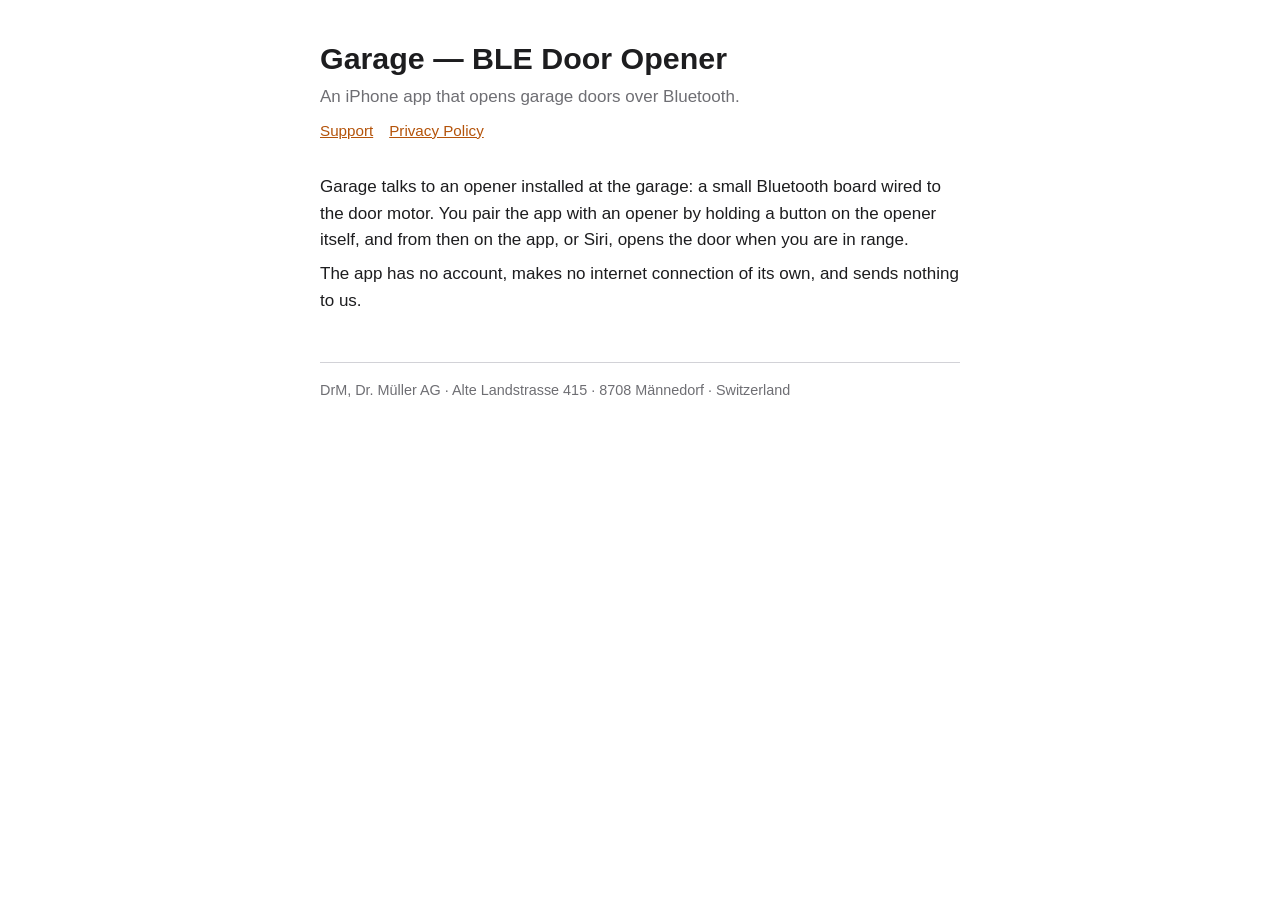
<file: index.html>
<!doctype html>
<html lang="en">
<head>
<meta charset="utf-8">
<meta name="viewport" content="width=device-width, initial-scale=1">
<title>Garage — BLE Door Opener</title>
<link rel="stylesheet" href="style.css">
</head>
<body><main>
<h1>Garage — BLE Door Opener</h1>
<p class="muted">An iPhone app that opens garage doors over Bluetooth.</p>
<nav><a href="support.html">Support</a><a href="privacy.html">Privacy Policy</a></nav>
<p>Garage talks to an opener installed at the garage: a small Bluetooth board wired to the door motor. You pair
the app with an opener by holding a button on the opener itself, and from then on the app, or Siri, opens the door
when you are in range.</p>
<p>The app has no account, makes no internet connection of its own, and sends nothing to us.</p>
<footer><address>DrM, Dr. Müller AG · Alte Landstrasse 415 · 8708 Männedorf · Switzerland</address></footer>
</main></body>
</html>
</file>
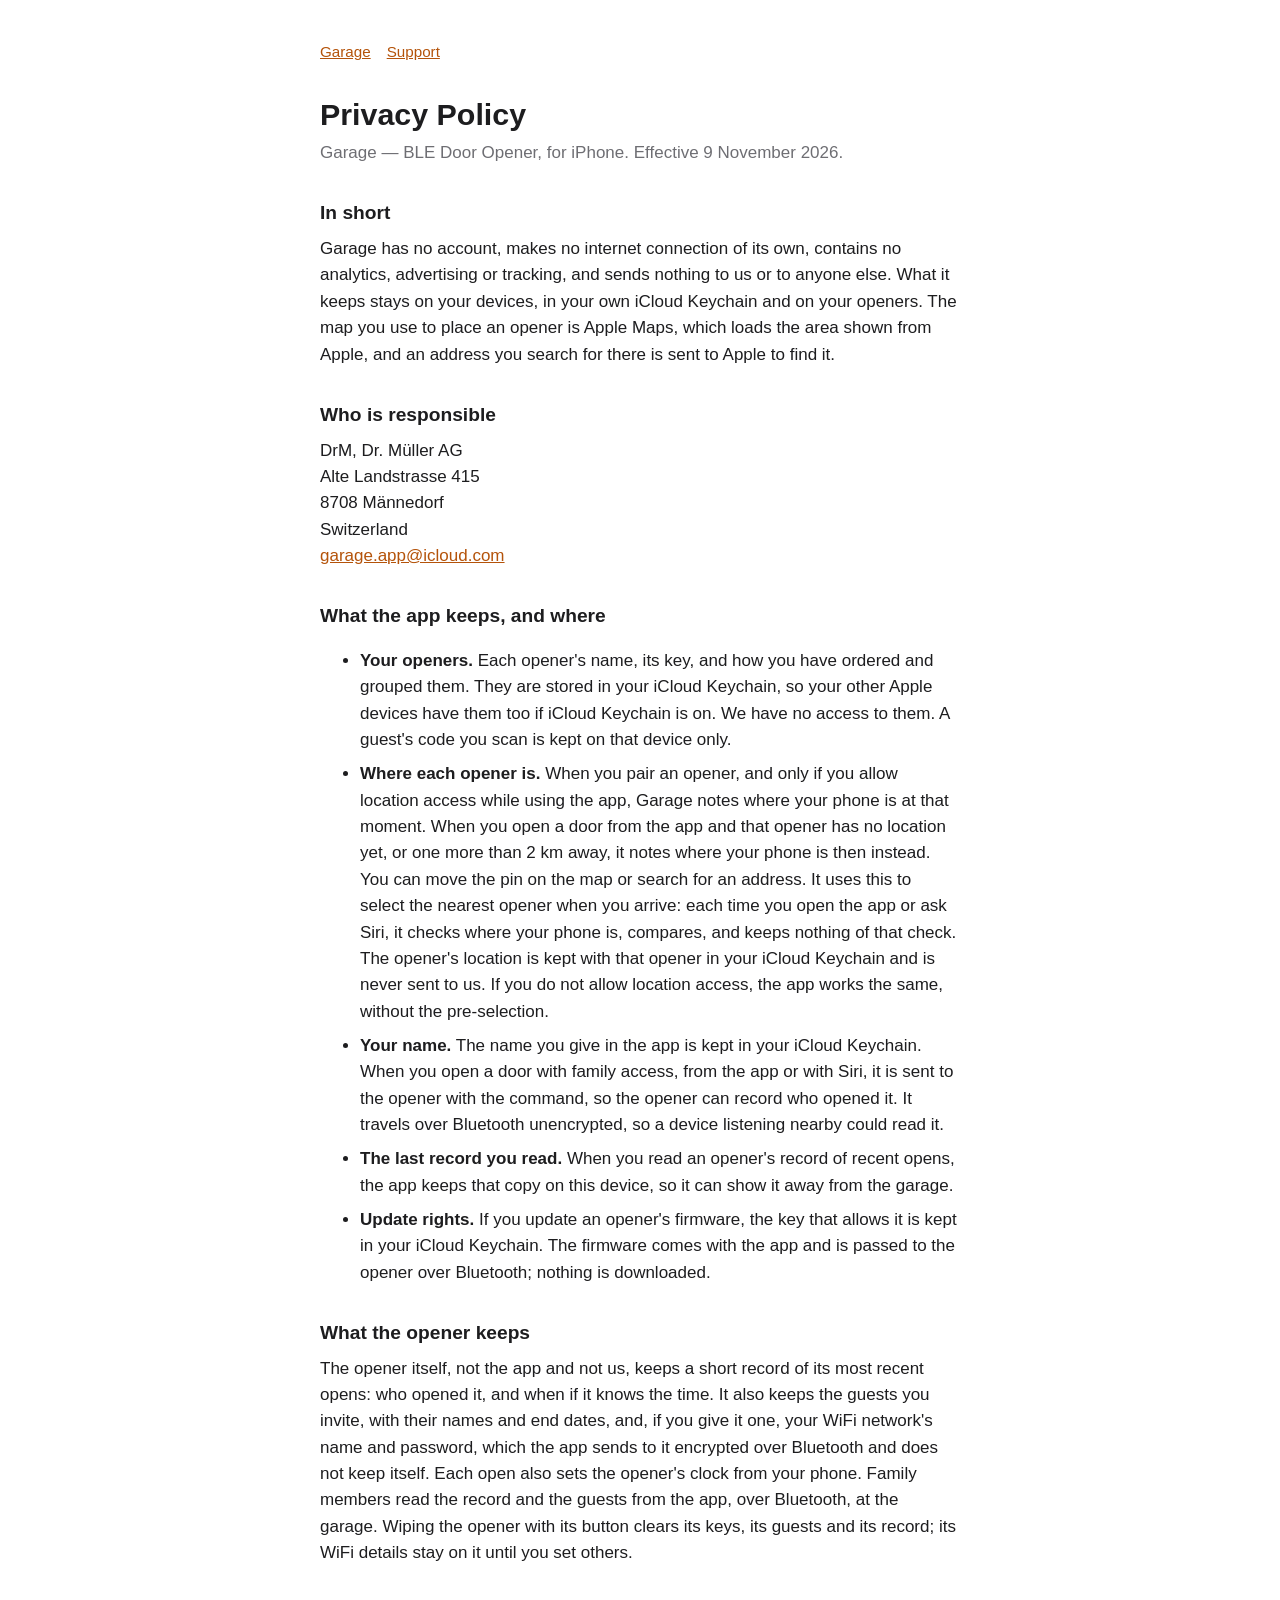
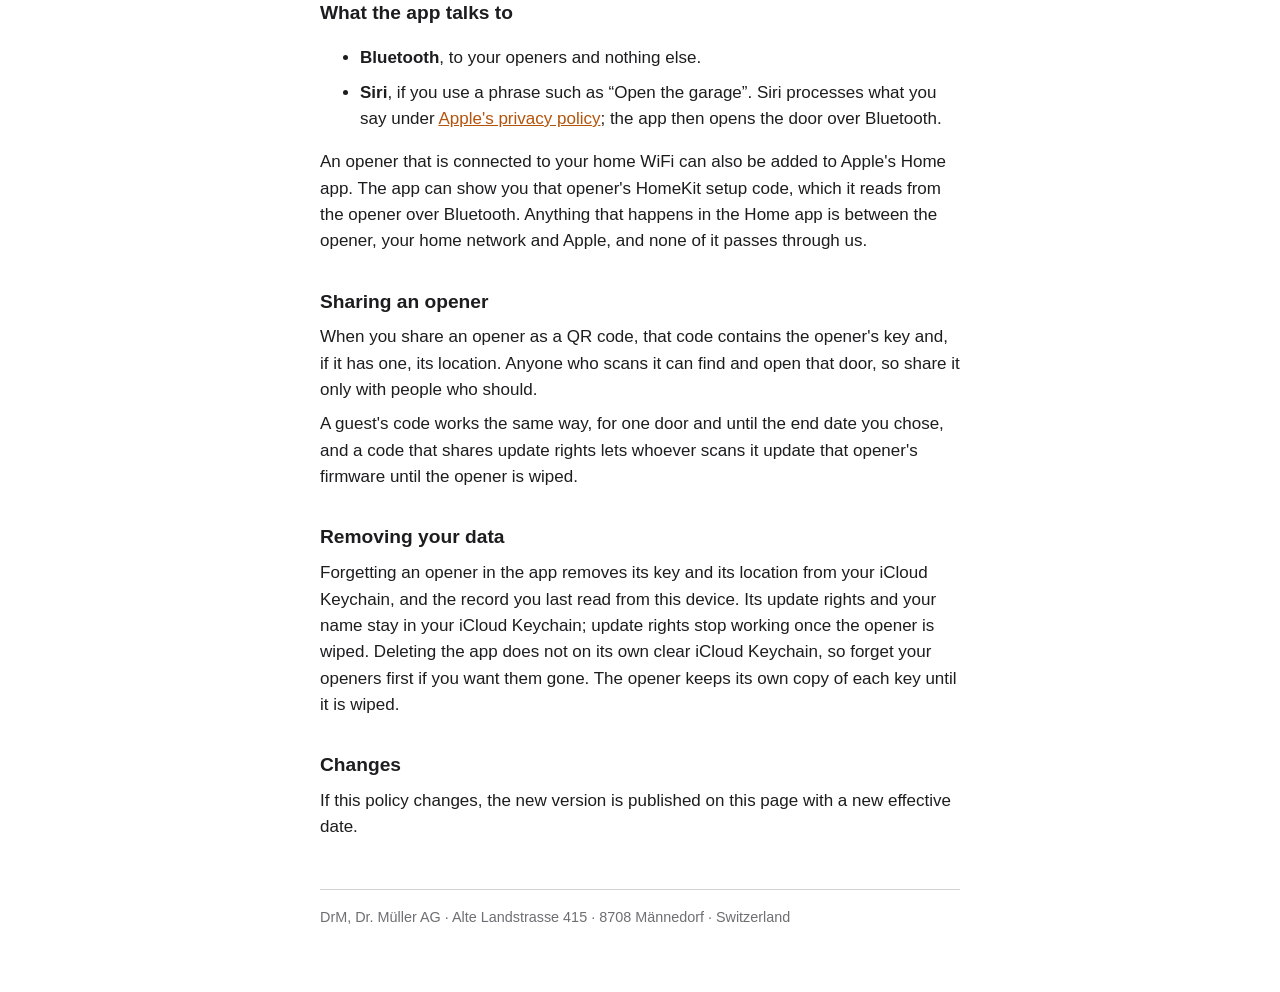
<file: privacy.html>
<!doctype html>
<html lang="en">
<head>
<meta charset="utf-8">
<meta name="viewport" content="width=device-width, initial-scale=1">
<title>Privacy Policy — Garage</title>
<link rel="stylesheet" href="style.css">
</head>
<body><main>
<nav><a href="index.html">Garage</a><a href="support.html">Support</a></nav>
<h1>Privacy Policy</h1>
<p class="muted">Garage — BLE Door Opener, for iPhone. Effective 9 November 2026.</p>

<h2>In short</h2>
<p>Garage has no account, makes no internet connection of its own, contains no analytics, advertising or tracking,
and sends nothing to us or to anyone else. What it keeps stays on your devices, in your own iCloud Keychain and on your
openers. The map you use to place an opener is Apple Maps, which loads the area shown from Apple, and an address you search
for there is sent to Apple to find it.</p>

<h2>Who is responsible</h2>
<address>DrM, Dr. Müller AG<br>Alte Landstrasse 415<br>8708 Männedorf<br>Switzerland<br>
<a href="mailto:garage.app@icloud.com">garage.app@icloud.com</a></address>

<h2>What the app keeps, and where</h2>
<ul>
<li><strong>Your openers.</strong> Each opener's name, its key, and how you have ordered and grouped them. They are
stored in your iCloud Keychain, so your other Apple devices have them too if iCloud Keychain is on. We have no access
to them. A guest's code you scan is kept on that device only.</li>
<li><strong>Where each opener is.</strong> When you pair an opener, and only if you allow location access while using
the app, Garage notes where your phone is at that moment. When you open a door from the app and that opener has no
location yet, or one more than 2 km away, it notes where your phone is then instead. You can move the pin on the map
or search for an address. It uses this to select the nearest opener when you arrive:
each time you open the app or ask Siri, it checks where your phone is, compares, and keeps nothing of that check.
The opener's location is kept with that opener in your iCloud Keychain and is never sent to us. If you do not allow location
access, the app works the same, without the pre-selection.</li>
<li><strong>Your name.</strong> The name you give in the app is kept in your iCloud Keychain. When you open a door
with family access, from the app or with Siri, it is sent to the opener with the command, so the opener can record
who opened it. It travels over Bluetooth unencrypted, so a device listening nearby could read it.</li>
<li><strong>The last record you read.</strong> When you read an opener's record of recent opens, the app keeps that
copy on this device, so it can show it away from the garage.</li>
<li><strong>Update rights.</strong> If you update an opener's firmware, the key that allows it is kept in your iCloud
Keychain. The firmware comes with the app and is passed to the opener over Bluetooth; nothing is downloaded.</li>
</ul>

<h2>What the opener keeps</h2>
<p>The opener itself, not the app and not us, keeps a short record of its most recent opens: who opened it, and when
if it knows the time. It also keeps the guests you invite, with their names and end dates, and, if you give it one,
your WiFi network's name and password, which the app sends to it encrypted over Bluetooth and does not keep
itself. Each open also sets the opener's clock from your phone. Family members read the
record and the guests from the app, over Bluetooth, at the garage. Wiping the opener with its button clears its keys, its
guests and its record; its WiFi details stay on it until you set others.</p>

<h2>What the app talks to</h2>
<ul>
<li><strong>Bluetooth</strong>, to your openers and nothing else.</li>
<li><strong>Siri</strong>, if you use a phrase such as “Open the garage”. Siri processes what you say under
<a href="https://www.apple.com/legal/privacy/">Apple's privacy policy</a>; the app then opens the door over Bluetooth.</li>
</ul>
<p>An opener that is connected to your home WiFi can also be added to Apple's Home app. The app can show you that
opener's HomeKit setup code, which it reads from the opener over Bluetooth. Anything that happens in the Home app
is between the opener, your home network and Apple, and none of it passes through us.</p>

<h2>Sharing an opener</h2>
<p>When you share an opener as a QR code, that code contains the opener's key and, if it has one, its location. Anyone
who scans it can find and open that door, so share it only with people who should.</p>

<p>A guest's code works the same way, for one door and until the end date you chose, and a code that shares update
rights lets whoever scans it update that opener's firmware until the opener is wiped.</p>

<h2>Removing your data</h2>
<p>Forgetting an opener in the app removes its key and its location from your iCloud Keychain, and the record you
last read from this device. Its update rights and your name stay in your iCloud Keychain; update rights stop working
once the opener is wiped. Deleting the app does not on its own clear iCloud Keychain, so forget your openers first if
you want them gone. The opener keeps its own copy of each key until it is wiped.</p>

<h2>Changes</h2>
<p>If this policy changes, the new version is published on this page with a new effective date.</p>

<footer><address>DrM, Dr. Müller AG · Alte Landstrasse 415 · 8708 Männedorf · Switzerland</address></footer>
</main></body>
</html>
</file>
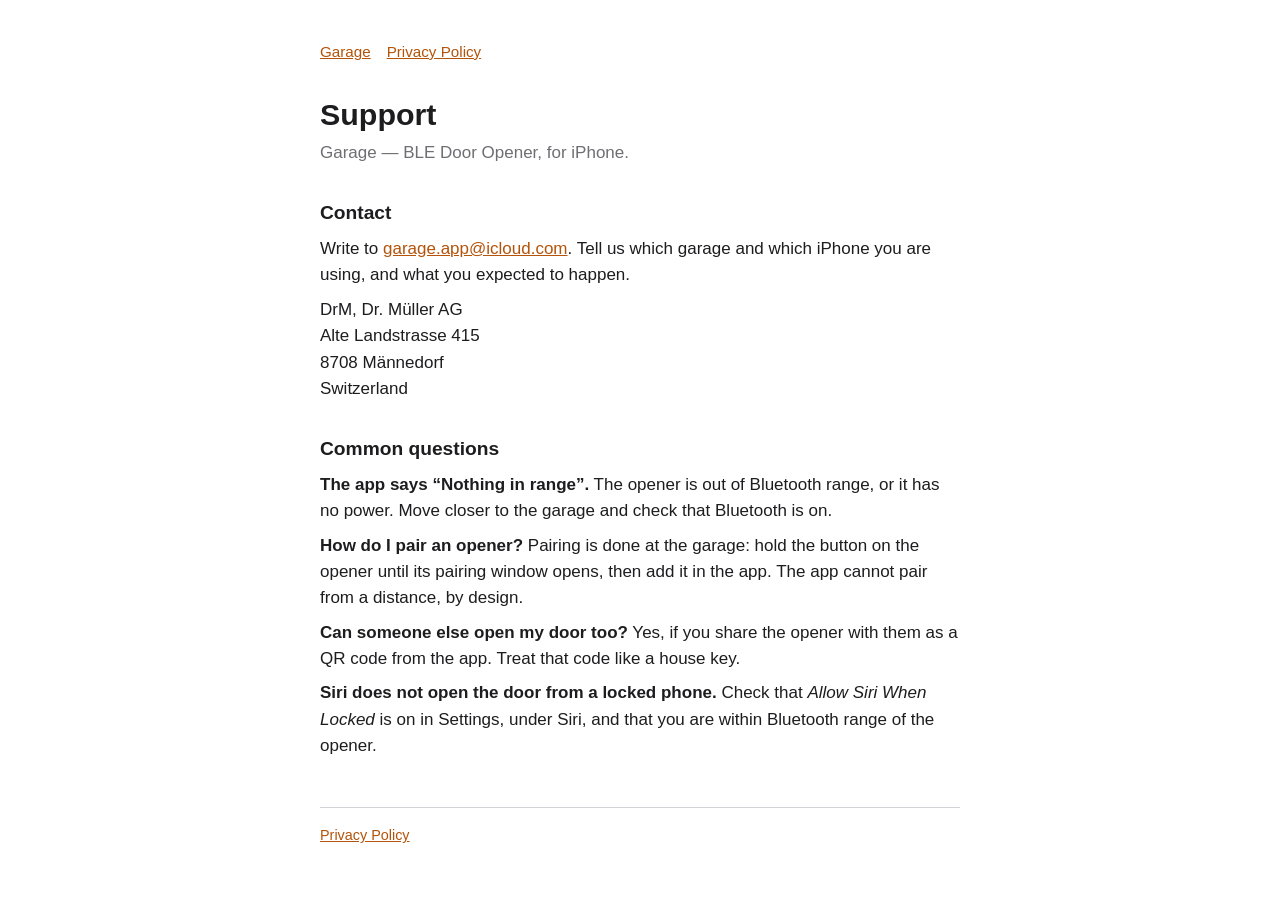
<file: support.html>
<!doctype html>
<html lang="en">
<head>
<meta charset="utf-8">
<meta name="viewport" content="width=device-width, initial-scale=1">
<title>Support — Garage</title>
<link rel="stylesheet" href="style.css">
</head>
<body><main>
<nav><a href="index.html">Garage</a><a href="privacy.html">Privacy Policy</a></nav>
<h1>Support</h1>
<p class="muted">Garage — BLE Door Opener, for iPhone.</p>

<h2>Contact</h2>
<p>Write to <a href="mailto:garage.app@icloud.com">garage.app@icloud.com</a>. Tell us which garage and which iPhone you are
using, and what you expected to happen.</p>
<address>DrM, Dr. Müller AG<br>Alte Landstrasse 415<br>8708 Männedorf<br>Switzerland</address>

<h2>Common questions</h2>
<p><strong>The app says “Nothing in range”.</strong> The opener is out of Bluetooth range, or it has no power. Move
closer to the garage and check that Bluetooth is on.</p>
<p><strong>How do I pair an opener?</strong> Pairing is done at the garage: hold the button on the opener until its
pairing window opens, then add it in the app. The app cannot pair from a distance, by design.</p>
<p><strong>Can someone else open my door too?</strong> Yes, if you share the opener with them as a QR code from the
app. Treat that code like a house key.</p>
<p><strong>Siri does not open the door from a locked phone.</strong> Check that <em>Allow Siri When Locked</em> is on in
Settings, under Siri, and that you are within Bluetooth range of the opener.</p>

<footer><a href="privacy.html">Privacy Policy</a></footer>
</main></body>
</html>
</file>
<file: style.css>
:root { --bg:#ffffff; --fg:#1d1d1f; --muted:#6e6e73; --rule:#d2d2d7; --link:#b4530a; }
@media (prefers-color-scheme: dark) { :root { --bg:#1c1c1e; --fg:#f5f5f7; --muted:#a1a1a6; --rule:#3a3a3c; --link:#ff9f4a; } }
* { box-sizing: border-box; }
body { margin:0; background:var(--bg); color:var(--fg);
  font: 17px/1.55 -apple-system, BlinkMacSystemFont, "Helvetica Neue", Arial, sans-serif; }
main { max-width: 42rem; margin: 0 auto; padding: 2.5rem 1rem 4rem; }
h1 { font-size: 1.9rem; line-height:1.2; margin: 0 0 .25rem; }
h2 { font-size: 1.2rem; margin: 2rem 0 .5rem; }
p, li { margin: .5rem 0; }
.muted { color: var(--muted); }
a { color: var(--link); }
nav { margin-bottom: 2rem; font-size: .95rem; }
nav a { margin-right: 1rem; }
address { font-style: normal; }
footer { margin-top: 3rem; padding-top: 1rem; border-top: 1px solid var(--rule); font-size: .9rem; color: var(--muted); }
</file>
